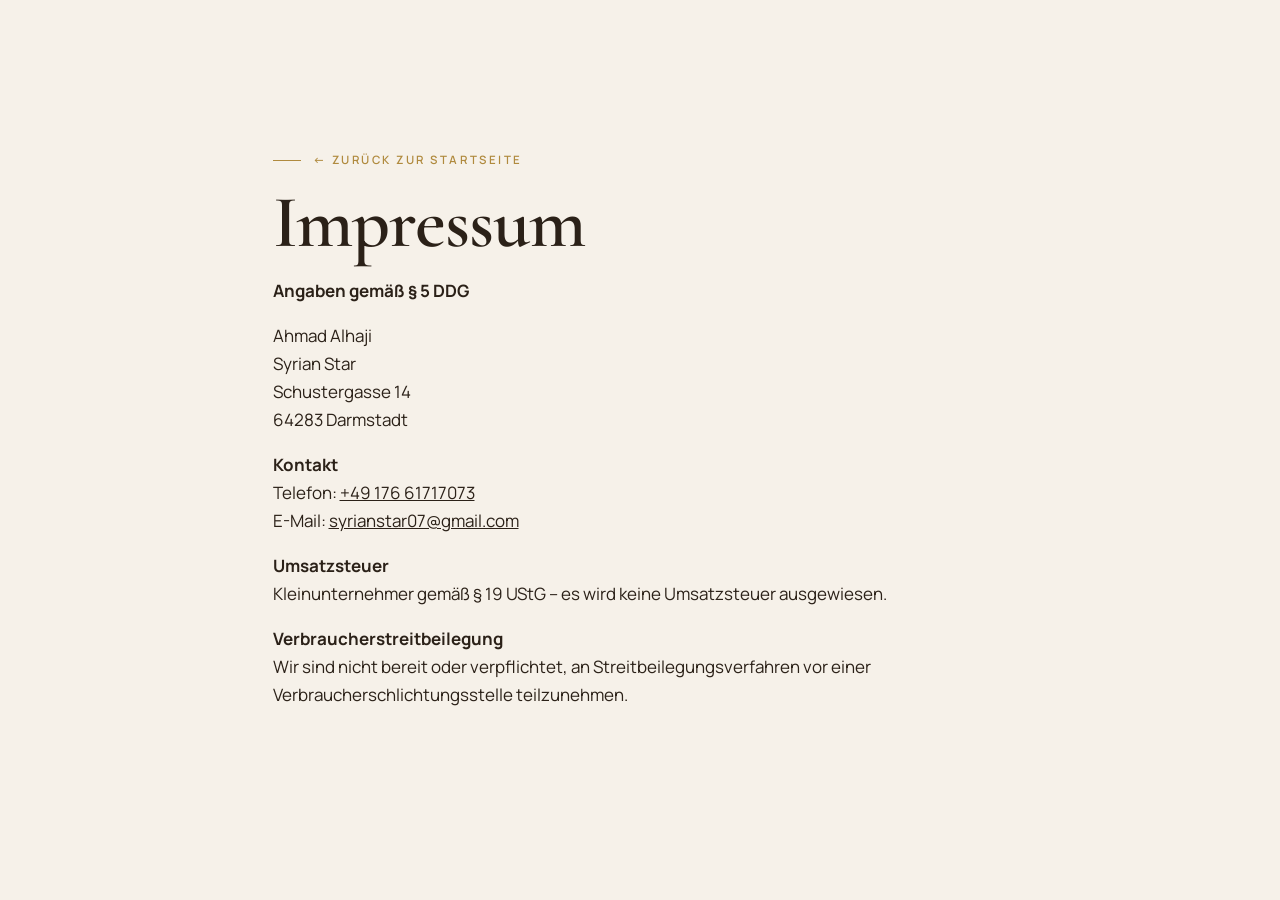
<file: impressum.html>
<!doctype html>
<html lang="de">
<head>
  <meta charset="utf-8">
  <meta name="viewport" content="width=device-width, initial-scale=1">
  <!-- Vorschau: nicht in Suchmaschinen aufnehmen. Vor dem offiziellen Start entfernen. -->
  <meta name="robots" content="noindex, nofollow">
  <title>Impressum – Syrian Star</title>
  <link rel="icon" type="image/png" href="assets/img/favicon-64.png">
  <link rel="apple-touch-icon" href="assets/img/apple-touch-icon.png">
  <link href="https://fonts.googleapis.com/css2?family=Cormorant+Garamond:ital,wght@0,500;0,600;0,700;1,500;1,600&family=Manrope:wght@400;500;600;700&family=Reem+Kufi:wght@400..700&display=swap" rel="stylesheet">
  <link rel="stylesheet" href="css/style.css?v=202610231200">
</head>
<body>
  <main class="section">
    <div class="wrap" style="max-width:720px">
      <p class="eyebrow"><a href="index.html" style="text-decoration:none">← Zurück zur Startseite</a></p>
      <h1 class="section__title">Impressum</h1>
      <p><strong>Angaben gemäß § 5 DDG</strong></p>
      <p>Ahmad Alhaji<br>Syrian Star<br>Schustergasse 14<br>64283 Darmstadt</p>
      <p><strong>Kontakt</strong><br>Telefon: <a href="tel:+4917661717073">+49 176 61717073</a><br>E-Mail: <a href="mailto:syrianstar07@gmail.com">syrianstar07@gmail.com</a></p>
      <p><strong>Umsatzsteuer</strong><br>Kleinunternehmer gemäß § 19 UStG – es wird keine Umsatzsteuer ausgewiesen.</p>
      <p><strong>Verbraucherstreitbeilegung</strong><br>Wir sind nicht bereit oder verpflichtet, an Streitbeilegungsverfahren vor einer Verbraucherschlichtungsstelle teilzunehmen.</p>
    </div>
  </main>
</body>
</html>
</file>
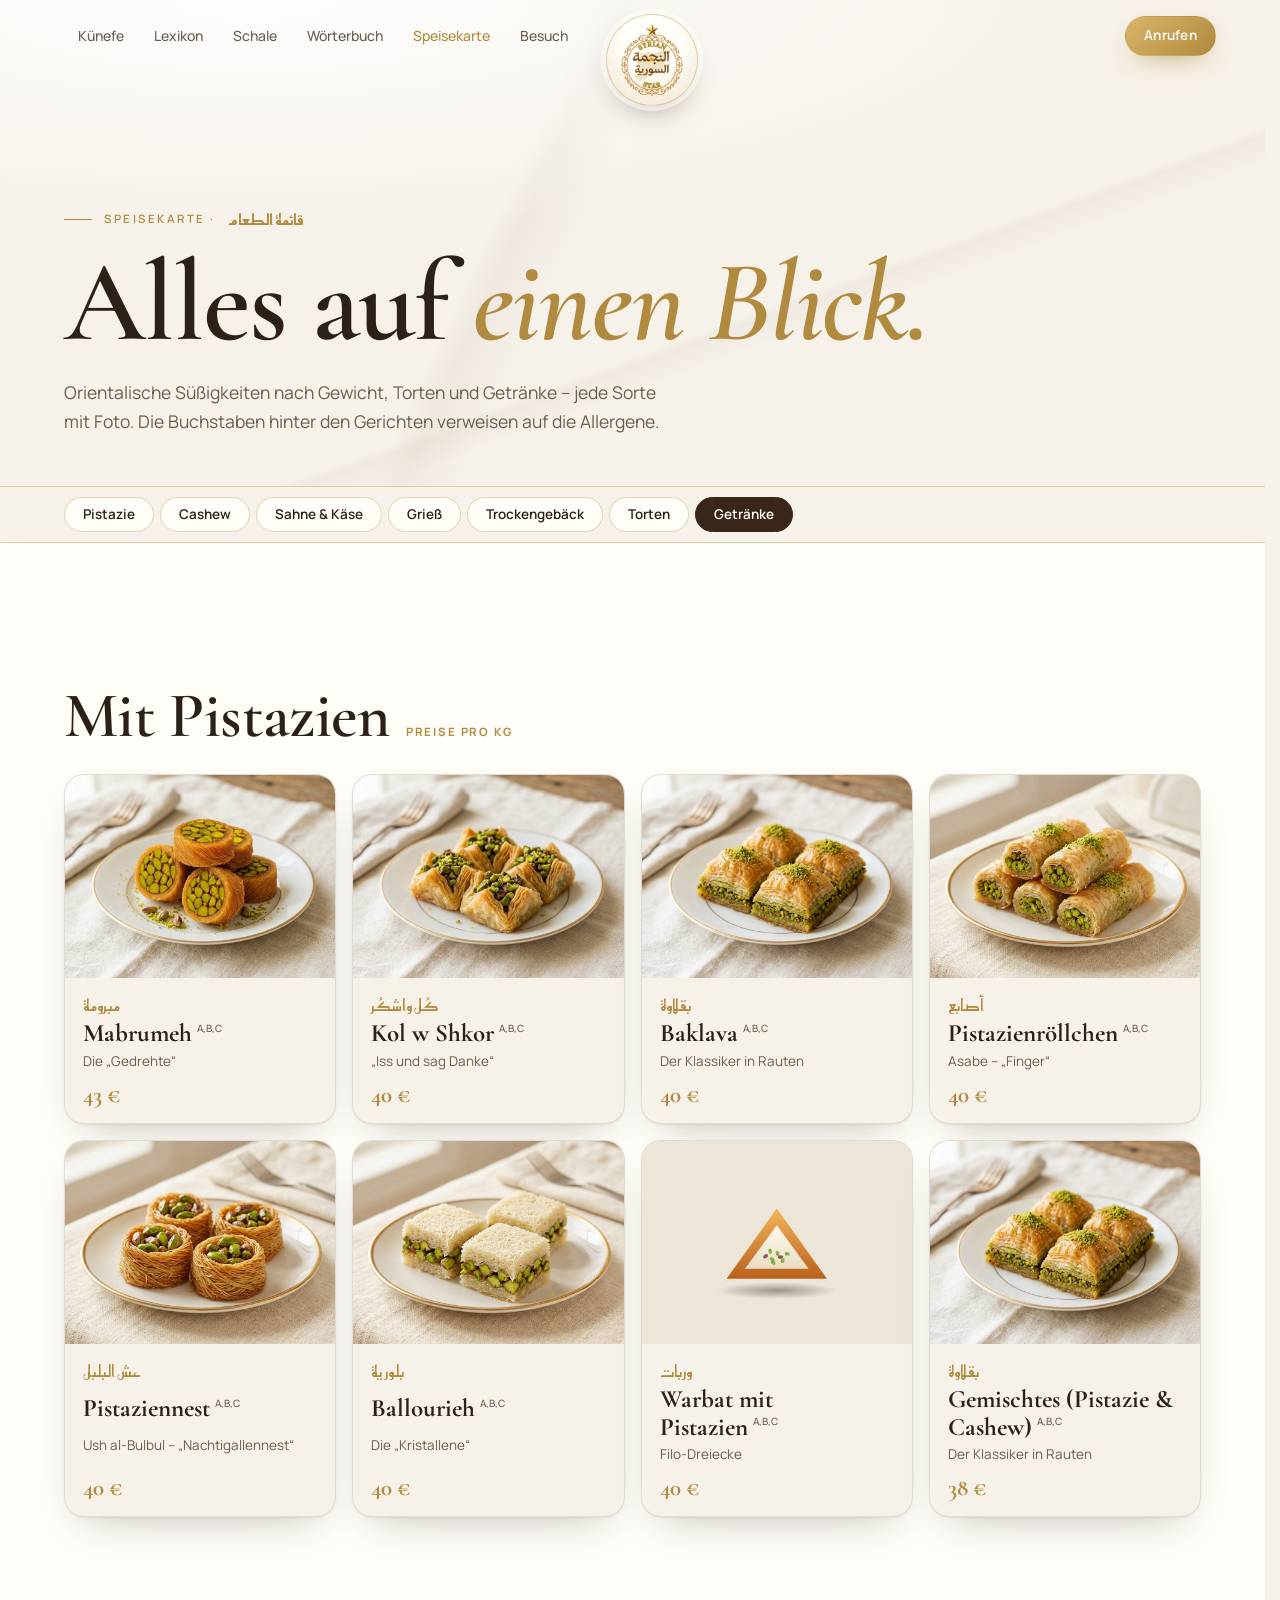
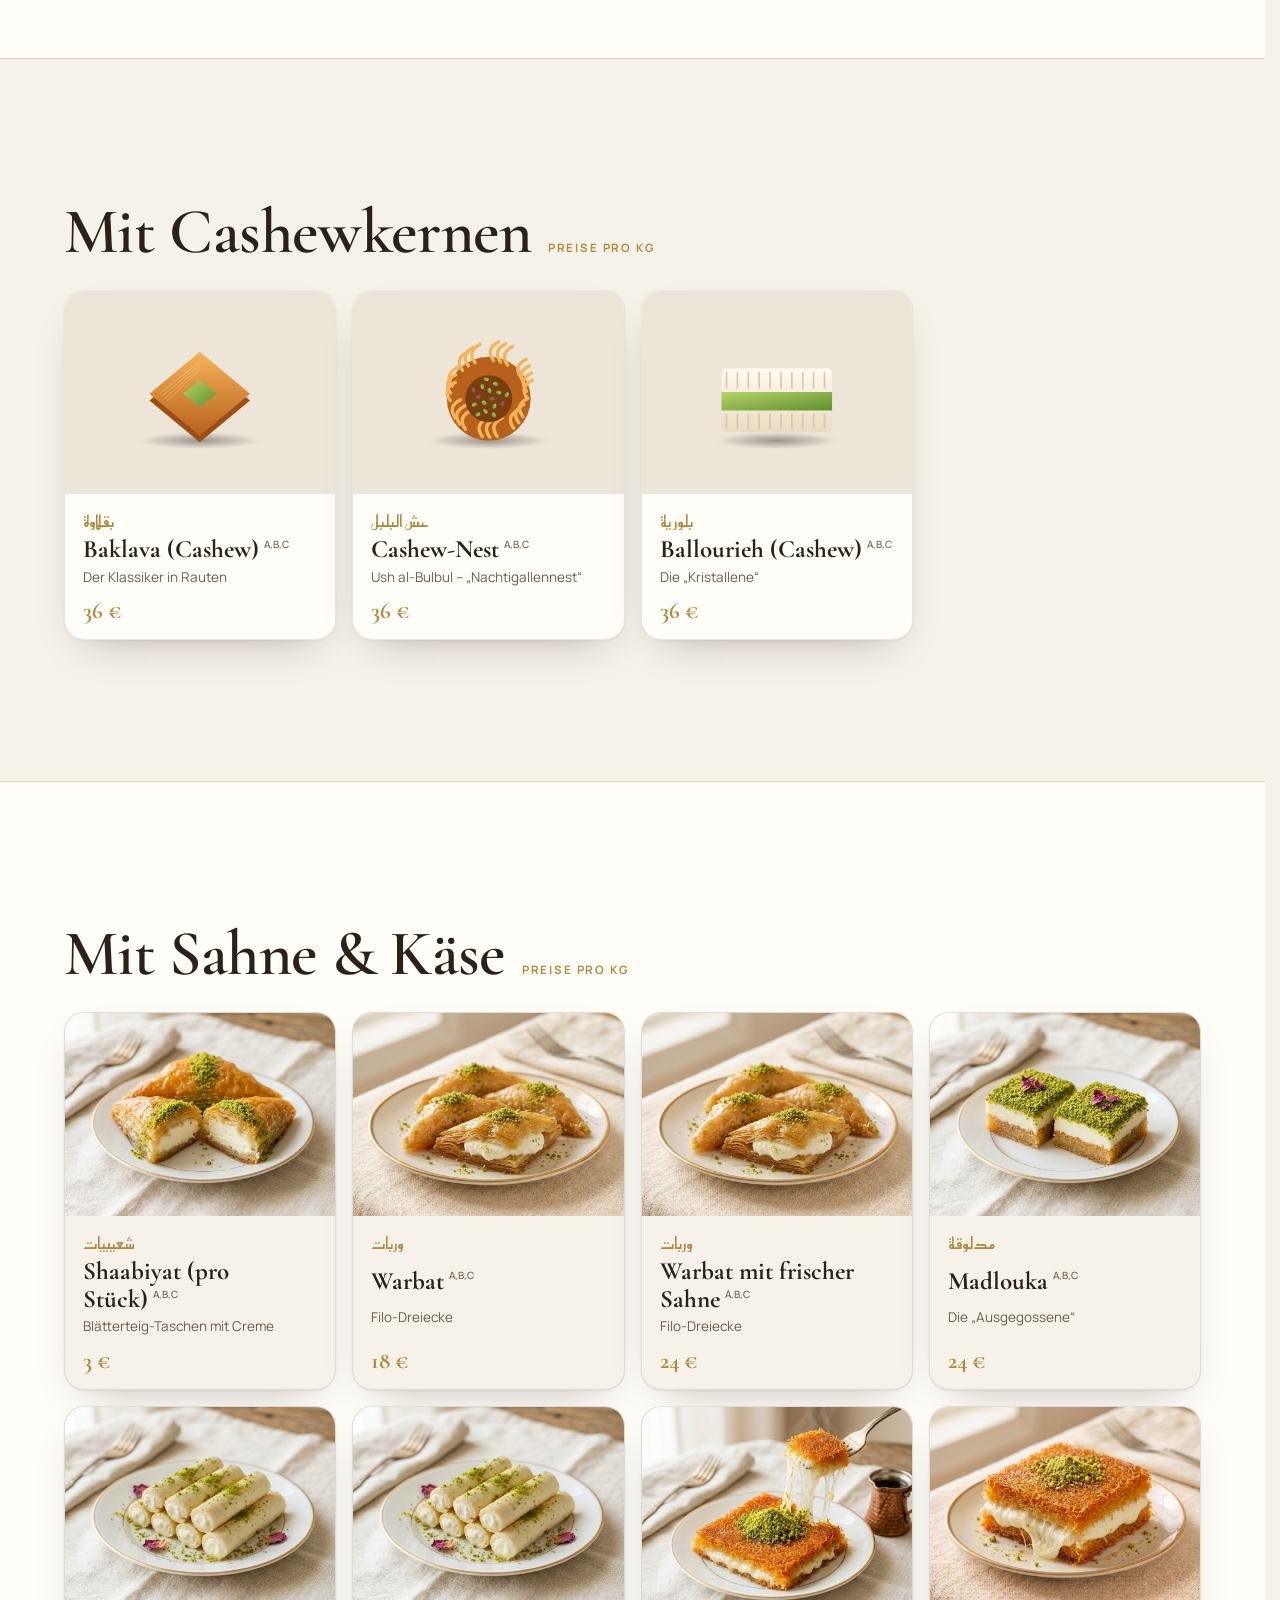
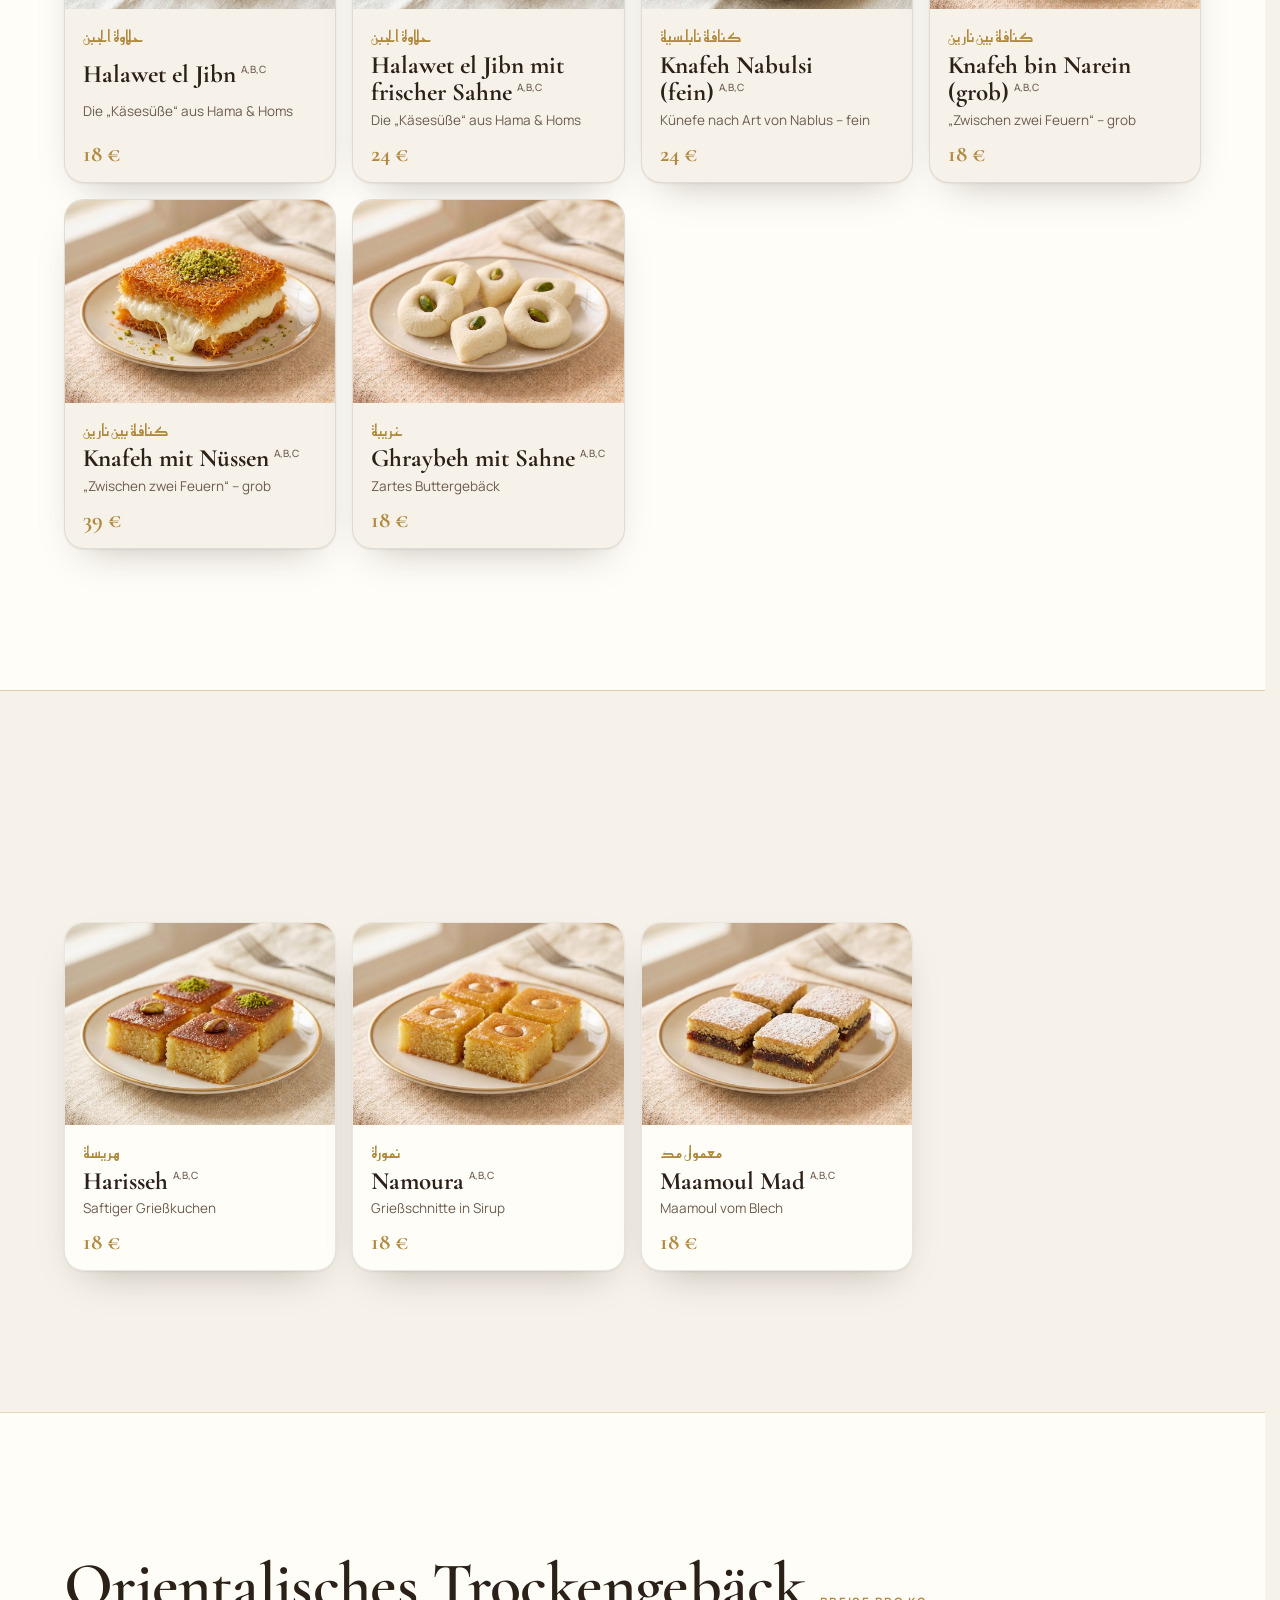
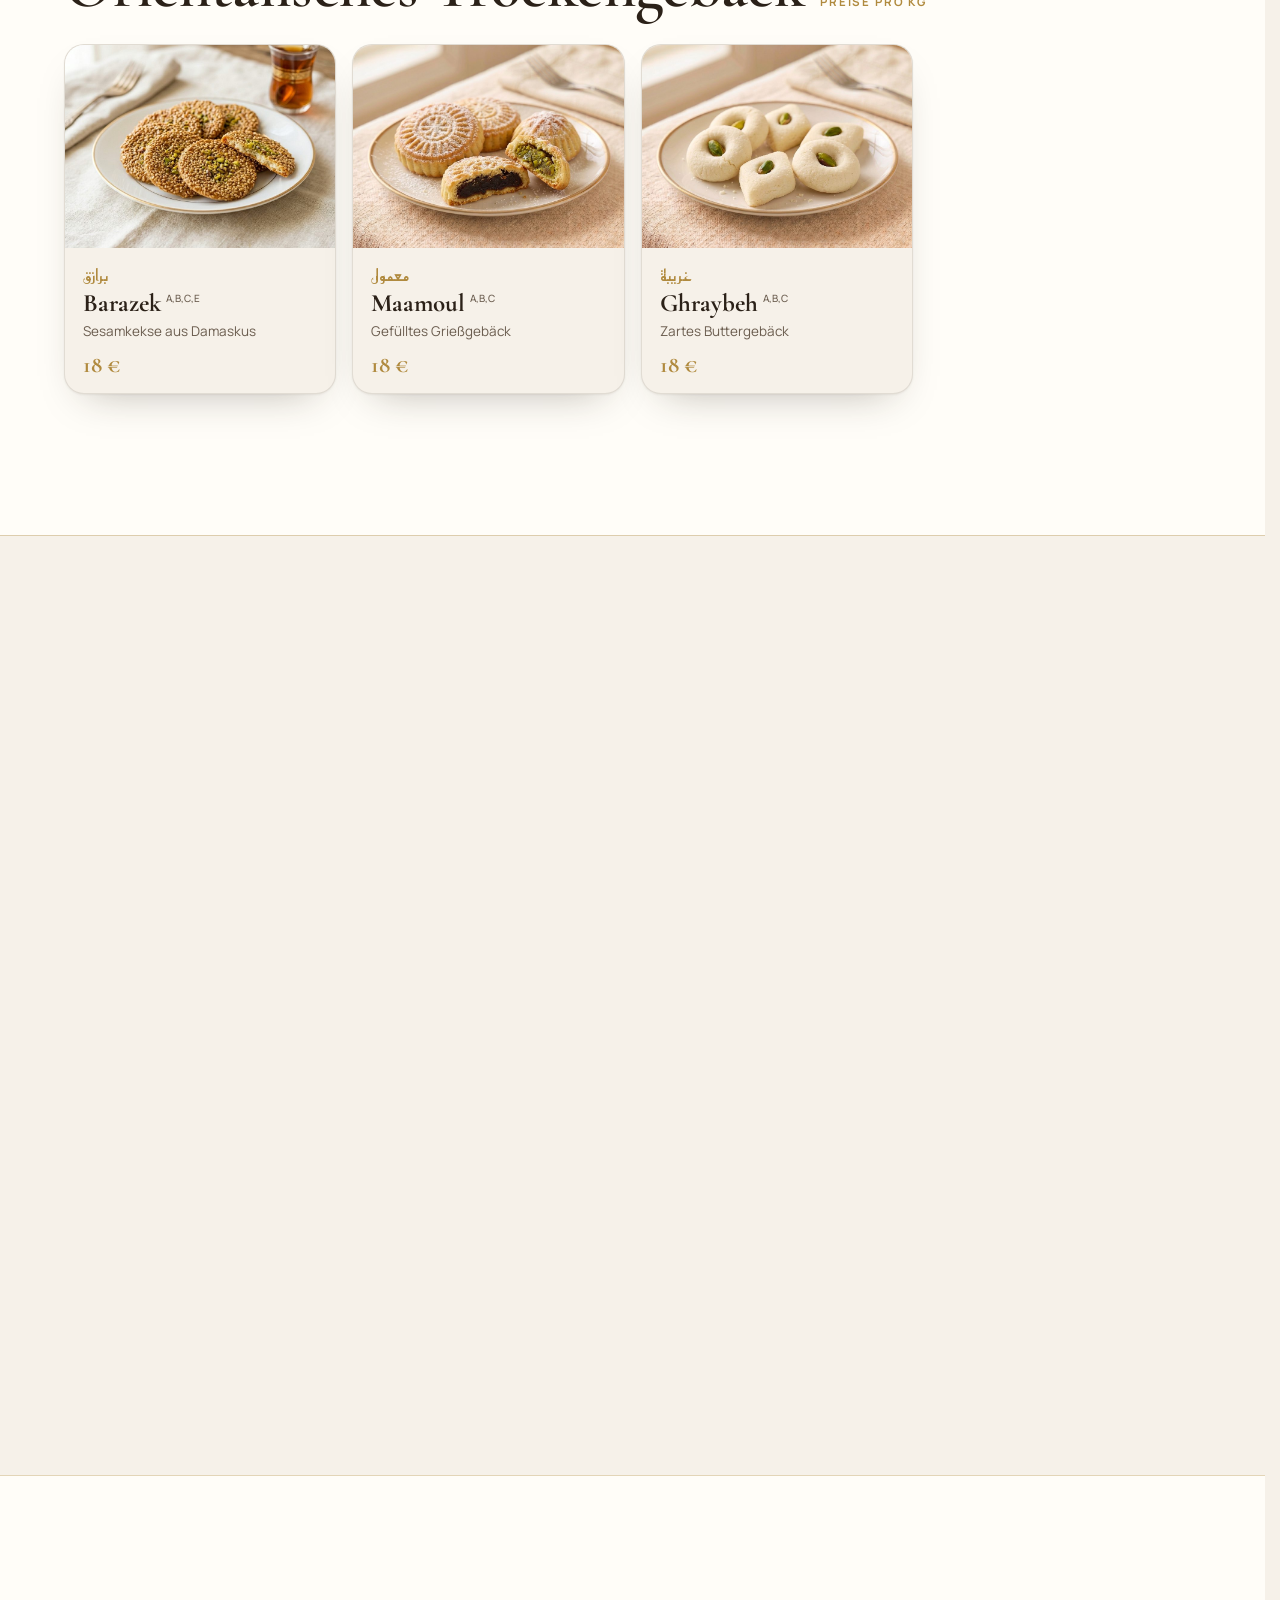
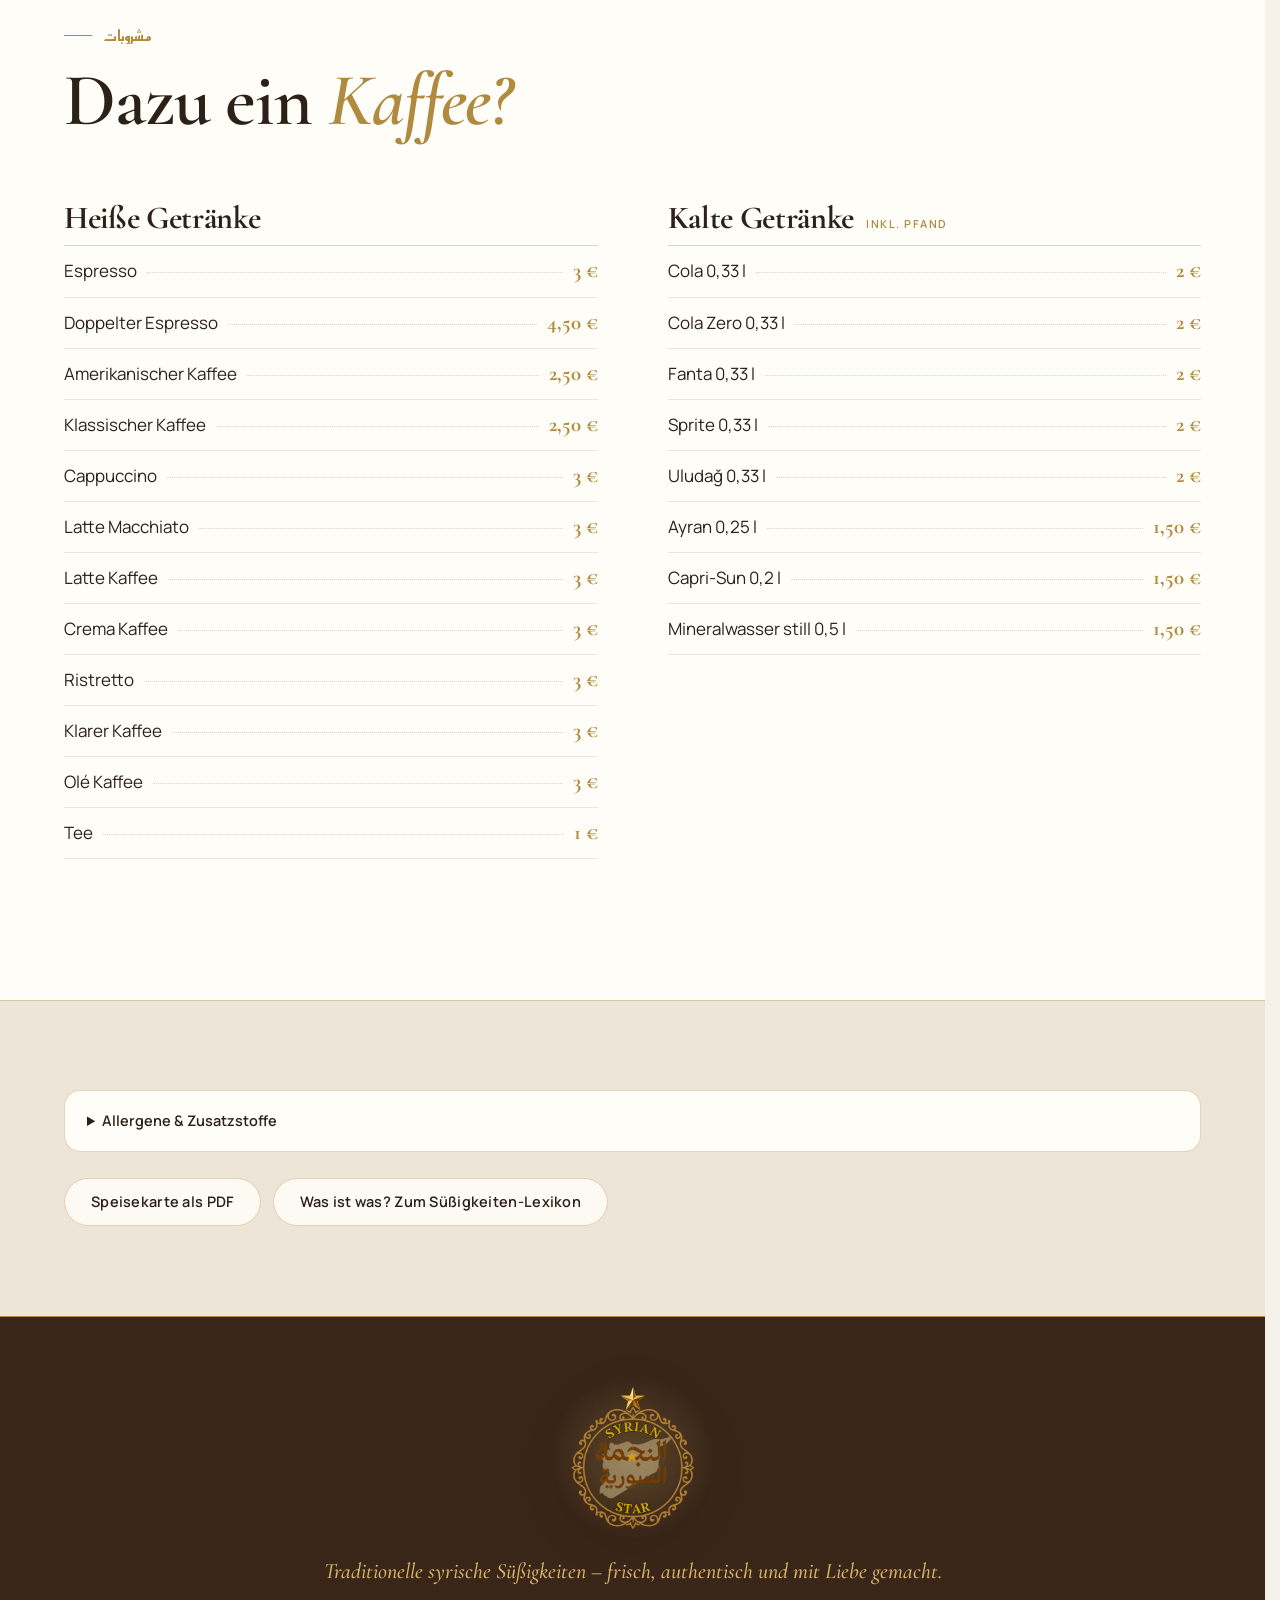
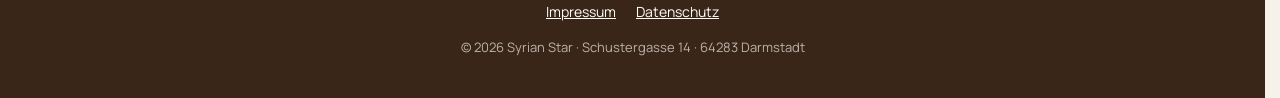
<file: karte.html>
<!doctype html>
<html lang="de">
<head>
  <meta charset="utf-8">
  <meta name="viewport" content="width=device-width, initial-scale=1">
  <!-- Vorschau: nicht in Suchmaschinen aufnehmen. Vor dem offiziellen Start entfernen. -->
  <meta name="robots" content="noindex, nofollow">
  <title>Speisekarte – Syrian Star Darmstadt</title>
  <meta name="description" content="Speisekarte von Syrian Star, Schustergasse 14, Darmstadt: orientalische Süßigkeiten nach Gewicht, Torten und Getränke – mit Fotos, Preisen und Allergenen.">
  <meta name="theme-color" content="#f6f1e9">
  <link rel="icon" type="image/png" href="assets/img/favicon-64.png">
  <link rel="apple-touch-icon" href="assets/img/apple-touch-icon.png">
  <link rel="preconnect" href="https://fonts.googleapis.com">
  <link rel="preconnect" href="https://fonts.gstatic.com" crossorigin>
  <link href="https://fonts.googleapis.com/css2?family=Cormorant+Garamond:ital,wght@0,500;0,600;0,700;1,500;1,600&family=Manrope:wght@400;500;600;700&family=Reem+Kufi:wght@400..700&display=swap" rel="stylesheet">
  <link rel="stylesheet" href="css/style.css?v=202610231200">
</head>
<body>

  <header class="nav" id="nav">
    <a class="nav__brand" href="index.html" aria-label="Syrian Star – Startseite">
      <img src="assets/img/logo-200.png" alt="Syrian Star – النجمة السورية" width="74" height="74">
    </a>
    <nav class="nav__links" id="navLinks" aria-label="Hauptnavigation">
      <a href="index.html#kuenefe">Künefe</a>
      <a href="index.html#lexikon">Lexikon</a>
      <a href="index.html#schale">Schale</a>
      <a href="index.html#glossar">Wörterbuch</a>
      <a href="karte.html" aria-current="page">Speisekarte</a>
      <a href="index.html#besuch">Besuch</a>
    </nav>
    <a class="btn btn--small btn--gold nav__cta" href="tel:+4917661717073">Anrufen</a>
    <button class="nav__burger" id="burger" aria-label="Menü öffnen" aria-expanded="false" aria-controls="navLinks"><span></span><span></span></button>
  </header>

  <main>
    <section class="page-hero">
      <div class="wrap">
        <p class="eyebrow">Speisekarte · <span lang="ar" dir="rtl">قائمة الطعام</span></p>
        <h1 class="section__title">Alles auf <em>einen Blick.</em></h1>
        <p class="section__lead">Orientalische Süßigkeiten nach Gewicht, Torten und Getränke – jede Sorte mit Foto. Die Buchstaben hinter den Gerichten verweisen auf die Allergene.</p>
      </div>
    </section>

    <nav class="cat-nav" id="catNav" aria-label="Kategorien"><div class="wrap cat-nav__inner"></div></nav>

    <div id="menuSections"></div>

    <section class="section karte karte--end">
      <div class="wrap">
        <details class="allergens">
          <summary>Allergene &amp; Zusatzstoffe</summary>
          <ul id="allergenList"></ul>
          <p>Unsere Süßspeisen enthalten Zuckersirup (mit Zitronensäure E330). Trotz sorgfältiger Herstellung können Spuren anderer Allergene enthalten sein.</p>
        </details>
        <div class="hero__actions">
          <a class="btn btn--ghost" href="https://www.syrianstar.de/_files/ugd/494474_21d9c348b60346fbb1ec44e898401db9.pdf" target="_blank" rel="noopener">Speisekarte als PDF</a>
          <a class="btn btn--ghost" href="index.html#lexikon">Was ist was? Zum Süßigkeiten-Lexikon</a>
        </div>
      </div>
    </section>
  </main>

  <footer class="footer">
    <div class="wrap footer__inner">
      <img class="footer__logo" src="assets/img/logo-400.png" alt="Syrian Star Logo" width="150" height="150" loading="lazy">
      <p>Traditionelle syrische Süßigkeiten – frisch, authentisch und mit Liebe gemacht.</p>
      <nav aria-label="Rechtliches">
        <a href="impressum.html">Impressum</a>
        <a href="https://www.syrianstar.de/datenschutzklärung" target="_blank" rel="noopener">Datenschutz</a>
      </nav>
      <small>© <span id="year"></span> Syrian Star · Schustergasse 14 · 64283 Darmstadt</small>
    </div>
  </footer>

  <script type="module" src="js/karte.js?v=202610231200"></script>
</body>
</html>
</file>
<file: css/style.css>
/* ─────────────────────────────────────────────────────────────
   Syrian Star – Die Vitrine
   Heller Marmor, Messing, Glas und Walnussholz.
   Elegante Serifenschrift (Cormorant) + klare Grotesk (Manrope).
   ───────────────────────────────────────────────────────────── */
:root {
  --paper: #f6f1e9;
  --paper-2: #ede5d8;
  --cream: #fffdf8;
  --ink: #2b2118;
  --ink-soft: #6b5d4f;
  --line: rgba(176, 138, 62, .35);
  --line-soft: rgba(43, 33, 24, .1);
  --brass: #b08a3e;
  --brass-2: #d9b56a;
  --walnut: #3a2618;
  --green: #4d6b3c;
  --pist: #a5c25a;
  --rose: #c9776f;
  --radius: 16px;
  --gutter: clamp(16px, 5vw, 72px);
  --shadow: 0 1px 2px rgba(43, 33, 24, .06), 0 18px 40px -22px rgba(43, 33, 24, .35);
  --f-display: 'Cormorant Garamond', Georgia, serif;
  --f-body: 'Manrope', system-ui, sans-serif;
  --f-ar: 'Reem Kufi', 'Noto Kufi Arabic', sans-serif;
  --ease: cubic-bezier(.2, .7, .1, 1);
  --marble:
    radial-gradient(120% 80% at 20% 0%, rgba(255, 255, 255, .9), transparent 60%),
    linear-gradient(115deg, transparent 40%, rgba(150, 135, 118, .08) 42%, transparent 46%),
    linear-gradient(160deg, transparent 62%, rgba(150, 135, 118, .07) 63%, transparent 66%),
    var(--paper);
  color-scheme: light;
}

*, *::before, *::after { box-sizing: border-box; }
[hidden] { display: none !important; }
html { scroll-behavior: smooth; -webkit-text-size-adjust: 100%; scrollbar-gutter: stable; }
body { margin: 0; background: var(--paper); color: var(--ink); font: 400 17px/1.65 var(--f-body); -webkit-font-smoothing: antialiased; overflow-x: hidden; }
img { max-width: 100%; display: block; }
a { color: inherit; }
[lang="ar"] { font-family: var(--f-ar); }
:focus-visible { outline: 2px solid var(--brass); outline-offset: 3px; border-radius: 6px; }
h1, h2, h3 { font-family: var(--f-display); font-weight: 600; letter-spacing: -.01em; }
em { font-style: italic; color: var(--brass); }

.wrap { width: min(1200px, 100% - var(--gutter) * 2); margin-inline: auto; }

.eyebrow {
  display: inline-flex; align-items: center; gap: 12px; margin: 0 0 18px;
  font: 600 11.5px/1.3 var(--f-body); letter-spacing: .22em; text-transform: uppercase; color: var(--brass);
}
.eyebrow::before { content: ''; width: 28px; height: 1px; background: currentColor; flex: none; }
.eyebrow [lang="ar"] { letter-spacing: 0; font-size: 15px; text-transform: none; }

/* ── Buttons ── */
.btn {
  display: inline-flex; align-items: center; justify-content: center; gap: 8px;
  min-height: 48px; padding: 0 26px; border-radius: 999px; cursor: pointer;
  font: 600 14.5px/1 var(--f-body); letter-spacing: .02em; text-decoration: none;
  border: 1px solid transparent;
  transition: transform .3s var(--ease), box-shadow .3s, background .3s, color .3s, border-color .3s;
}
.btn:hover { transform: translateY(-2px); }
.btn--gold { background: linear-gradient(135deg, var(--brass-2), var(--brass)); color: #fff; box-shadow: 0 10px 26px -12px rgba(176, 138, 62, .9); }
.btn--ghost { border-color: var(--line); color: var(--ink); background: rgba(255, 253, 248, .88); }
.btn--ghost:hover { border-color: var(--brass); background: var(--cream); }
.btn--ink { background: var(--walnut); color: var(--cream); }
.btn--small { min-height: 40px; padding: 0 18px; font-size: 13.5px; }
.hero__actions { display: flex; flex-wrap: wrap; gap: 12px; }

/* ── Navigation ── */
.nav {
  position: fixed; inset: 0 0 auto; z-index: 50;
  display: grid; grid-template-columns: 1fr auto 1fr; align-items: center; gap: 24px;
  padding: 14px var(--gutter);
  border-bottom: 1px solid transparent;
  transition: padding .35s, border-color .35s;
}
/* Hintergrund auf eigener Ebene: backdrop-filter direkt auf .nav würde das Mobilmenü abschneiden */
.nav::before { content: ''; position: absolute; inset: 0; z-index: -2; background: rgba(246, 241, 233, .97); opacity: 0; transition: opacity .35s; }
.nav.scrolled { padding-block: 9px; border-color: var(--line); }
.nav.scrolled::before { opacity: 1; }
/* Logo als Medaillon in der Mitte, das unter der Leiste hängt; ein Lichtstreif läuft ab und zu über das Gold */
.nav__brand {
  grid-column: 2; grid-row: 1; align-self: start; position: relative;
  width: 92px; height: 92px; margin-bottom: -48px; border-radius: 50%;
  display: grid; place-items: center; text-decoration: none;
  background: radial-gradient(circle at 50% 30%, #fffdf8 40%, #efe3cc);
  border: 1px solid var(--line);
  box-shadow: 0 0 0 5px rgba(255, 253, 248, .55), 0 14px 30px -14px rgba(58, 38, 24, .55);
  transition: width .35s var(--ease), height .35s var(--ease), margin .35s var(--ease), transform .3s var(--ease);
}
.nav__brand:hover { transform: translateY(2px) scale(1.03); }
.nav__brand img { width: 80%; height: 80%; transition: width .35s, height .35s; }
.nav__brand::after {
  content: ''; position: absolute; inset: 10%; pointer-events: none;
  -webkit-mask: url('../assets/img/logo-200.png') center / contain no-repeat; mask: url('../assets/img/logo-200.png') center / contain no-repeat;
  background: linear-gradient(105deg, transparent 40%, rgba(255, 250, 230, .95) 50%, transparent 60%) 150% 0 / 260% 100% no-repeat;
  animation: shine 7s ease-in-out 1s infinite;
}
@keyframes shine { 0%, 70% { background-position: 150% 0; } 100% { background-position: -60% 0; } }
.nav.scrolled .nav__brand { width: 62px; height: 62px; margin-bottom: -18px; }
.nav__cta { grid-column: 3; justify-self: end; }
.nav__links { grid-column: 1; grid-row: 1; justify-self: start; }
.nav__links { display: flex; gap: 2px; }
.nav__links a { text-decoration: none; padding: 8px 14px; border-radius: 999px; font-size: 14px; font-weight: 500; color: var(--ink-soft); transition: color .2s, background .2s; }
.nav__links a:hover { color: var(--ink); background: rgba(176, 138, 62, .1); }
.nav__links a[aria-current="page"] { color: var(--brass); }
.nav__burger { display: none; }

@media (max-width: 900px) {
  .nav__cta { grid-column: 1; justify-self: start; }
  .nav__burger { grid-column: 3; justify-self: end; }
  .nav__brand { width: 74px; height: 74px; margin-bottom: -34px; }
  .nav.scrolled .nav__brand { width: 56px; height: 56px; margin-bottom: -14px; }
  .nav__burger { display: grid; place-content: center; gap: 6px; width: 44px; height: 44px; border-radius: 50%; background: var(--cream); border: 1px solid var(--line); cursor: pointer; }
  .nav__burger span { width: 18px; height: 1.5px; background: var(--ink); transition: transform .3s; }
  .nav.open .nav__burger span:first-child { transform: translateY(4px) rotate(45deg); }
  .nav.open .nav__burger span:last-child { transform: translateY(-4px) rotate(-45deg); }
  .nav__links { position: fixed; inset: 0; z-index: -1; flex-direction: column; justify-content: center; align-items: center; gap: 4px; background: var(--marble); opacity: 0; pointer-events: none; transition: opacity .3s; }
  .nav.open .nav__links { opacity: 1; pointer-events: auto; }
  .nav__links a { font: 600 36px/1.2 var(--f-display); color: var(--ink); }
}


/* ═════════ Hero: Die Vitrine ═════════ */
.vitrine { position: relative; height: 230vh; height: 230svh; }   /* Hineinfahren + Haltezone */
/* Natives Einrasten: Seite ruht am Anfang oder an der Theke; starkes Wischen kann die Theke nicht überspringen.
   Alles nach der Theke ist ein großer Bereich, in dem frei gescrollt wird. */
html.snap { scroll-snap-type: y mandatory; }
.snap-point { position: absolute; left: 0; width: 1px; height: 1px; pointer-events: none; scroll-snap-align: start; }
.snap-point--top { top: 0; }
.snap-point--hold { top: 65vh; scroll-snap-stop: always; }
html.snap .after-vitrine { scroll-snap-align: start; }
html.snap .footer { scroll-snap-align: end; }
.vitrine__sticky { position: sticky; top: 0; height: 100vh; height: 100svh; overflow: hidden; }
.vitrine__wall {
  position: absolute; inset: 0;
  background:
    radial-gradient(60% 55% at 50% 30%, rgba(255, 244, 222, .95), transparent 70%),
    repeating-linear-gradient(90deg, transparent 0 118px, rgba(176, 138, 62, .07) 118px 120px),
    linear-gradient(#efe6d6, #e6dac6 60%, #d9c9b0);
}
.vitrine__wall::after { /* Bögen an der Rückwand */
  content: ''; position: absolute; left: 0; right: 0; top: 7%; height: 42%; opacity: .35;
  background: radial-gradient(closest-side, transparent 92%, rgba(176, 138, 62, .5) 93% 95%, transparent 96%) 0 0 / 240px 340px repeat-x;
  mask-image: linear-gradient(#000 40%, transparent);
}
#vitrineCanvas { position: absolute; inset: 0; width: 100%; height: 100%; display: block; touch-action: pan-y; }

.vitrine__intro {
  position: absolute; left: var(--gutter); top: clamp(92px, 15vh, 150px); max-width: 560px; z-index: 3;
  transition: opacity .6s var(--ease), transform .7s var(--ease);
}
.vitrine__intro.is-hidden { opacity: 0; transform: translateY(-24px); pointer-events: none; }
.vitrine__intro h1 { font: 600 clamp(58px, 8vw, 118px)/.92 var(--f-display); letter-spacing: -.02em; margin: 0 0 18px; }
.vitrine__lead { color: var(--ink-soft); font-size: clamp(16px, 1.3vw, 18.5px); max-width: 440px; margin: 0 0 26px; }
.vitrine__hint { margin: 26px 0 0; font-size: 13px; color: var(--ink-soft); letter-spacing: .03em; }
.vitrine__hint span { display: inline-block; animation: bob 1.6s infinite; color: var(--brass); }
@keyframes bob { 50% { transform: translateY(4px); } }

.vitrine__caption {
  position: absolute; left: 50%; bottom: max(22px, 3.5vh); z-index: 3;
  display: flex; align-items: center; gap: 14px;
  padding: 12px 14px; border-radius: 999px;
  background: rgba(255, 253, 248, .95); border: 1px solid var(--line); box-shadow: var(--shadow);
  translate: -50% 0; opacity: 0; transform: translateY(20px); pointer-events: none;
  transition: opacity .5s var(--ease), transform .6s var(--ease);
}
.vitrine__caption.is-shown { opacity: 1; transform: none; pointer-events: auto; }
.is-tasting .vitrine__caption { opacity: 0; pointer-events: none; }
.vitrine__label { display: grid; grid-template-columns: auto auto; justify-content: start; align-items: baseline; gap: 0 12px; min-width: 210px; }
.vitrine__count { grid-column: 1 / -1; font: 600 10.5px/1.4 var(--f-body); letter-spacing: .2em; color: var(--brass); }
.vitrine__label strong { font: 700 28px/1.05 var(--f-display); grid-row: 2; }
.vitrine__label .vitrine__ar { grid-row: 2; font-size: 18px; color: var(--brass); }
.vitrine__label small { grid-column: 1 / -1; color: var(--ink-soft); font-size: 13px; }
.vitrine__swipe { position: absolute; left: 50%; top: -34px; translate: -50% 0; white-space: nowrap; font-size: 12.5px; font-weight: 600; letter-spacing: .04em; color: var(--ink-soft); background: rgba(255, 253, 248, .8); padding: 4px 12px; border-radius: 999px; animation: nudge 2.4s ease-in-out infinite; }

/* Wisch-Hinweis mitten auf der Theke, nur bis zum ersten Wischen */
.swipe-hint { position: absolute; left: 50%; top: 60%; z-index: 3; translate: -50% -50%; display: grid; justify-items: center; gap: 6px; padding: 14px 18px 12px; border-radius: 20px; background: rgba(43, 33, 24, .55); color: var(--cream); font-size: 13px; font-weight: 600; letter-spacing: .03em; pointer-events: none; opacity: 0; transition: opacity .5s var(--ease); }
.swipe-hint svg { width: 64px; height: 64px; fill: none; stroke: var(--cream); stroke-width: 2.4; stroke-linecap: round; stroke-linejoin: round; }
.swipe-hint__hand { fill: rgba(255, 253, 248, .95); stroke: none; animation: swipe 1.8s ease-in-out infinite; transform-origin: 32px 40px; }
.swipe-hint__arrows { stroke: var(--brass-2); }
@keyframes swipe { 0%, 100% { transform: translateX(-10px) rotate(-8deg); } 50% { transform: translateX(10px) rotate(8deg); } }
.at-counter:not(.swiped):not(.is-tasting) .swipe-hint { opacity: 1; transition-delay: .6s; }
/* Punkte: wie viele Gerichte es gibt und wo man ist */
.vitrine__dots { grid-column: 1 / -1; display: flex; gap: 5px; margin-top: 6px; }
.vitrine__dots i { width: 6px; height: 6px; border-radius: 3px; background: var(--line); transition: width .3s var(--ease), background .3s; }
.vitrine__dots i.on { width: 18px; background: var(--brass); }
/* kleiner Pfeil rechts über der Leiste: „hier geht es weiter nach unten“ */
.vitrine__down { position: absolute; right: 0; top: -54px; width: 42px; height: 42px; border-radius: 50%; display: grid; place-items: center; cursor: pointer; padding: 0; border: 1px solid var(--line); background: rgba(255, 253, 248, .94); box-shadow: var(--shadow); opacity: 0; transition: opacity .4s var(--ease) 1.2s; }
.vitrine__down svg { width: 20px; height: 20px; fill: none; stroke: var(--brass); stroke-width: 2.2; stroke-linecap: round; stroke-linejoin: round; animation: bob 1.6s infinite; }
.vitrine__down.is-shown { opacity: 1; }
@keyframes nudge { 0%, 100% { transform: translateX(0); } 25% { transform: translateX(-6px); } 75% { transform: translateX(6px); } }
.vbtn { width: 44px; height: 44px; border-radius: 50%; border: 1px solid var(--line); background: var(--cream); color: var(--ink); font: 400 26px/1 var(--f-display); cursor: pointer; flex: none; transition: background .2s, border-color .2s; }
.vbtn:hover:not(:disabled) { border-color: var(--brass); background: #fff; }
.vbtn:disabled { opacity: .35; cursor: default; }
.vitrine__taste { border: 0; border-radius: 999px; min-height: 44px; padding: 0 20px; cursor: pointer; background: linear-gradient(135deg, var(--brass-2), var(--brass)); color: #fff; font: 600 14px/1 var(--f-body); }

.vitrine__detail {
  position: absolute; right: var(--gutter); top: 50%; translate: 0 -50%; z-index: 4;
  width: min(400px, calc(100% - 32px)); overflow: hidden;
  padding: 18px 18px 18px; border-radius: 22px;
  background: rgb(255, 253, 248); border: 1px solid var(--line); box-shadow: var(--shadow);
  animation: rise .5s var(--ease);
}
@keyframes rise { from { opacity: 0; transform: translateY(16px); } }
.vd__head { display: grid; grid-template-columns: 96px 1fr; gap: 14px; align-items: center; padding-right: 34px; }
.vd__img { width: 96px; height: 96px; border-radius: 16px; object-fit: cover; }
.vitrine__detail h2 { font: 700 30px/1 var(--f-display); margin: 2px 0 4px; }
.vitrine__detail .vitrine__ar { font-size: 18px; color: var(--brass); }
.vitrine__de { margin: 0; color: var(--brass); font: italic 600 17px/1.25 var(--f-display); }
.vd__text { margin: 14px 0 8px; font-size: 14.5px; line-height: 1.5; color: var(--ink-soft); display: -webkit-box; -webkit-line-clamp: 3; -webkit-box-orient: vertical; overflow: hidden; }
.vd__price { margin: 0 0 14px; font-size: 14px; font-weight: 700; color: var(--ink); }
.vd__actions { display: grid; grid-template-columns: 1fr 1fr; gap: 8px; }
.vd__actions .btn { width: 100%; padding: 0 12px; }
.vitrine__close { position: absolute; top: 12px; right: 12px; width: 36px; height: 36px; border-radius: 50%; border: 1px solid var(--line); background: var(--cream); font-size: 20px; line-height: 1; cursor: pointer; }

.vitrine__fallback { position: absolute; inset: auto 0 6vh; z-index: 3; display: flex; gap: 12px; overflow-x: auto; padding: 0 var(--gutter); }
.vitrine__fallback a { flex: 0 0 200px; display: grid; gap: 2px; padding: 10px; border-radius: var(--radius); background: var(--cream); border: 1px solid var(--line); text-decoration: none; }
.vitrine__fallback img { aspect-ratio: 4 / 3; object-fit: cover; border-radius: 10px; margin-bottom: 6px; }
.vitrine__fallback b { font: 700 22px/1.1 var(--f-display); }

@media (max-width: 759px) {
  .vitrine__intro { top: 108px; left: 16px; right: 16px; }
  .vitrine__intro .hero__actions { flex-wrap: nowrap; gap: 8px; }
  .vitrine__intro .hero__actions .btn { flex: 1; min-height: 44px; padding: 0 12px; font-size: 14px; }
  .vitrine__hint { margin-top: 14px; }
  .vitrine__intro h1 { font-size: clamp(50px, 15vw, 72px); }
  .vitrine__lead { font-size: 15px; margin-bottom: 18px; }
  .vitrine__intro .eyebrow { display: none; }
  .vitrine__caption { left: 12px; right: 12px; translate: none; border-radius: 22px; flex-wrap: wrap; justify-content: space-between; gap: 8px; }
  .vitrine__label { min-width: 0; order: -1; flex-basis: 100%; }
  .vitrine__taste { flex: 1; }
  .vitrine__detail { right: 12px; left: 12px; width: auto; top: auto; bottom: 12px; translate: none; padding: 14px; }
  .vd__head { grid-template-columns: 80px 1fr; }
  .vd__img { width: 80px; height: 80px; }
  .vitrine__detail h2 { font-size: 27px; }
  .vd__text { -webkit-line-clamp: 2; margin-top: 10px; }
}

/* ── Ladebildschirm: damaszener Stern + Türflügel ── */
html.is-loading, html.is-loading body { overflow: hidden; }
.loader { --p: 0; position: fixed; inset: 0; z-index: 200; display: grid; place-items: center; overflow: hidden; }
/* zwei Türflügel mit orientalischem Fliesenmuster (wie eine geschnitzte Ladentür) */
.loader__door { position: absolute; top: 0; bottom: 0; width: 50%; overflow: hidden; transition: transform .85s cubic-bezier(.7, 0, .2, 1); will-change: transform; }
/* jedes Türblatt zeigt seine Hälfte EINES bildschirmbreiten Musters → keine Naht in der Mitte */
.loader__door i { position: absolute; top: 0; bottom: 0; width: 100vw; background: url("data:image/svg+xml,%3Csvg xmlns='http://www.w3.org/2000/svg' width='56' height='56' viewBox='0 0 56 56'%3E%3Cg fill='none' stroke='%23b08a3e' stroke-opacity='.16' stroke-width='1'%3E%3Cpath d='M16 16h24v24H16z'/%3E%3Cpath d='M28 11l17 17-17 17-17-17z'/%3E%3Ccircle cx='28' cy='28' r='6'/%3E%3Cpath d='M0 0l11 11M56 0L45 11M0 56l11-11M56 56L45 45'/%3E%3C/g%3E%3C/svg%3E") 0 0 / 56px, radial-gradient(120% 80% at 50% 40%, #fffdf8, var(--paper) 55%, var(--paper-2)); }
.loader__door--l { left: 0; }
.loader__door--l i { left: 0; }
.loader__door--r { right: 0; }
.loader__door--r i { right: 0; }
.loader__inner { position: relative; display: grid; justify-items: center; text-align: center; transition: opacity .5s var(--ease), transform .8s var(--ease); }
/* Alles hier bewegt sich nur über transform/opacity: das rechnet die Grafikkarte, auch wenn der Prozessor
   gerade die Theke aufbaut – deshalb bleibt die Animation flüssig. */
.loader__mark { position: relative; width: 190px; height: 190px; display: grid; place-items: center; }
.loader__star { position: relative; width: 150px; height: 150px; overflow: visible; }
.loader__lines { opacity: .55; }
.loader__ring { position: absolute; inset: 0; border-radius: 50%; border: 1.5px solid rgba(176, 138, 62, .16); border-top-color: var(--brass); will-change: transform; animation: ring 1.1s linear infinite; }
.loader__glow { position: absolute; inset: -30px; border-radius: 50%; background: radial-gradient(circle, rgba(232, 200, 120, .55), transparent 62%); opacity: 0; transition: opacity .5s var(--ease); }
@keyframes ring { to { transform: rotate(360deg); } }
.loader__bar { display: block; width: 150px; height: 2px; margin-top: 22px; border-radius: 2px; background: rgba(176, 138, 62, .18); overflow: hidden; }
.loader__bar i { display: block; height: 100%; background: linear-gradient(90deg, var(--brass-2), var(--brass)); transform-origin: left; transform: scaleX(var(--p)); transition: transform .5s var(--ease); will-change: transform; }
.loader__core .f-l { fill: url(#lgL); }
.loader__core .f-d { fill: url(#lgD); }
.loader__core { position: absolute; left: 20px; top: 20px; width: 150px; height: 150px; transform: scale(.6); opacity: calc(var(--p) * .25); will-change: transform, opacity; transition: transform .6s cubic-bezier(.3, 1.6, .5, 1), opacity .4s; }
.loader__ar { margin: 22px 0 4px; font: 600 30px/1.2 var(--f-ar); color: var(--brass); opacity: 0; animation: rise-in .9s var(--ease) .2s forwards; }
.loader__name { margin: 0; font: 600 15px/1 var(--f-body); letter-spacing: .42em; margin-right: -.42em; text-transform: uppercase; color: var(--ink); opacity: 0; animation: rise-in .9s var(--ease) .45s forwards; }
.loader__tag { margin: 14px 0 0; font: italic 500 17px/1 var(--f-display); color: var(--ink-soft); opacity: 0; animation: rise-in .9s var(--ease) .7s forwards; }
@keyframes rise-in { from { opacity: 0; transform: translateY(8px); } to { opacity: 1; transform: none; } }
/* fertig: der Stern aus dem Logo landet in der Mitte und leuchtet kurz … */
.loader.is-ready .loader__core { transform: scale(1); opacity: 1; }
.loader.is-ready .loader__glow { opacity: 1; }
.loader.is-ready .loader__ring { opacity: 0; transition: opacity .3s; }
/* … dann öffnen sich die Türen */
.loader.is-done .loader__inner { opacity: 0; transform: scale(1.06); }
.loader.is-done .loader__door--l { transform: translateX(-101%); }
.loader.is-done .loader__door--r { transform: translateX(101%); }
@media (prefers-reduced-motion: reduce) {
  .loader__ring { animation-duration: 3s; }
  .loader.is-done { opacity: 0; transition: opacity .4s; }
  .loader.is-done .loader__door { transform: none; }
}

/* ── Stück-Fenster ── */
.piece-modal { position: fixed; inset: 0; z-index: 80; display: grid; place-items: center; padding: 16px; background: rgba(43, 33, 24, .45); backdrop-filter: blur(6px); animation: fadein .3s var(--ease); }
@keyframes fadein { from { opacity: 0; } }
.piece-modal__box { position: relative; width: min(980px, 100%); max-height: calc(100svh - 32px); overflow: auto; display: grid; grid-template-columns: 1.15fr 1fr; background: var(--cream); border: 1px solid var(--line); border-radius: 24px; box-shadow: 0 40px 80px -30px rgba(43, 33, 24, .6); animation: rise .45s var(--ease); }
.piece-modal__media { position: relative; background: #ede7dc;   /* passend zum Bildhintergrund */ min-height: 360px; display: grid; place-items: center; cursor: grab; touch-action: pan-y; user-select: none; }
.piece-modal__media.is-dragging { cursor: grabbing; }
.piece-modal__media { overflow: hidden; }
/* Bild füllt seinen Bereich und ragt nie über den Text (am Handy lag es sonst über Name und Beschreibung) */
.piece-modal__media img { position: absolute; inset: 0; width: 100%; height: 100%; object-fit: cover; pointer-events: none; }
.piece-modal__hint { position: absolute; left: 50%; bottom: 14px; translate: -50% 0; margin: 0; padding: 5px 12px; border-radius: 999px; background: rgba(255, 253, 248, .85); font-size: 12.5px; font-weight: 600; color: var(--ink-soft); }
.piece-modal__info { padding: 34px 32px 30px; display: flex; flex-direction: column; }
.piece-modal__info h2 { font: 700 44px/1 var(--f-display); margin: 4px 0 6px; }
.piece-modal__info .vitrine__ar { font-size: 22px; color: var(--brass); margin-right: 44px; }
.piece-modal__text { color: var(--ink-soft); font-size: 15px; margin: 0 0 18px; }
.piece-modal__info .price-list { margin: 0 0 24px; }
.piece-modal .vitrine__close { z-index: 2; }
@media (max-width: 760px) {
  .piece-modal { padding: 0; align-items: end; }
  .piece-modal__box { display: flex; flex-direction: column; border-radius: 24px 24px 0 0; max-height: 90dvh; max-height: 90svh; overflow-y: auto; -webkit-overflow-scrolling: touch; overscroll-behavior: contain; }
  .piece-modal__media { flex: none; min-height: 0; height: 30svh; aspect-ratio: auto; }
  .piece-modal__info { flex: none; padding: 20px 20px 0; }
  .piece-modal__info .hero__actions { position: sticky; bottom: 0; margin: 0 -20px; padding: 12px 20px calc(12px + env(safe-area-inset-bottom)); background: var(--cream); border-top: 1px solid var(--line-soft); display: grid; grid-template-columns: 1fr 1fr; gap: 8px; }
  .piece-modal__info .hero__actions .btn { padding: 0 10px; font-size: 14px; }
  .piece-modal__info .price-list { margin-bottom: 16px; }
  .piece-modal__info h2 { font-size: 34px; }
}

/* ── Laufband ── */
.marquee { background: var(--walnut); color: var(--brass-2); overflow: hidden; border-block: 1px solid var(--brass); }
.marquee__track { display: flex; width: max-content; animation: marquee 44s linear infinite; }
.marquee span { font: italic 600 clamp(22px, 2.6vw, 34px)/1 var(--f-display); padding: 18px 0; white-space: nowrap; }
@keyframes marquee { to { transform: translateX(-50%); } }

/* ═════════ Sektionen ═════════ */
.section { padding: clamp(80px, 11vw, 150px) 0; position: relative; }
.section__head { max-width: 760px; margin-bottom: clamp(36px, 5vw, 64px); }
.section__title { font: 600 clamp(42px, 5.8vw, 80px)/.98 var(--f-display); letter-spacing: -.015em; margin: 0 0 18px; }
.section__lead { color: var(--ink-soft); font-size: 17.5px; max-width: 620px; margin: 0; }
.section__lead a { color: var(--brass); font-weight: 600; }

.reveal { opacity: 0; transform: translateY(30px); transition: opacity .9s var(--ease), transform 1s var(--ease); transition-delay: var(--d, 0ms); }
.reveal.in { opacity: 1; transform: none; }

/* Farbflächen (Lexikon / Rezept) */
.c-saff { background: #f3dfb8; }
.c-pist { background: #dfe7c6; }
.c-rose { background: #f1d6cf; }
.c-cream { background: var(--cream); }

/* Herkunft: drei Städte */
.origin { background: var(--marble); }
.origin__head { max-width: 980px; margin-bottom: clamp(36px, 5vw, 60px); }
.origin__statement { font: 500 clamp(34px, 4.6vw, 64px)/1.08 var(--f-display); margin: 0; }
.origin__statement em { color: var(--brass); }
.cities { display: grid; grid-template-columns: repeat(3, 1fr); gap: 18px; }
.city { position: relative; border-radius: 22px; overflow: hidden; aspect-ratio: 4 / 5; isolation: isolate; box-shadow: var(--shadow); background: var(--walnut); }
.city img { position: absolute; inset: 0; width: 100%; height: 100%; object-fit: cover; z-index: -2; transition: transform 1.2s var(--ease); }
.city::after { content: ''; position: absolute; inset: 0; z-index: -1; background: linear-gradient(180deg, rgba(30, 20, 12, 0) 30%, rgba(30, 20, 12, .82) 78%); }
.city:hover img { transform: scale(1.06); }
.city__body { position: absolute; inset: 0; display: flex; flex-direction: column; justify-content: flex-end; padding: 24px 24px 22px; color: var(--cream); }
.city__body > * { align-self: flex-start; }
.city__ar { position: absolute; top: 16px; right: 16px; padding: 6px 16px 10px; border-radius: 16px; font-size: clamp(30px, 3vw, 40px); font-weight: 600; line-height: 1.1; color: var(--cream); background: rgba(30, 20, 12, .45); backdrop-filter: blur(8px); -webkit-backdrop-filter: blur(8px); border: 1px solid rgba(217, 181, 106, .45); text-shadow: 0 2px 10px rgba(0, 0, 0, .35); }
.city h3 { font: 700 clamp(34px, 3.4vw, 46px)/1 var(--f-display); margin: 0 0 8px; }
.city p { margin: 0 0 14px; font-size: 14.5px; line-height: 1.55; color: rgba(255, 253, 248, .85); }
.city p strong { color: var(--brass-2); font-weight: 700; }
.city__tag { display: inline-block; padding: 6px 12px; border-radius: 999px; background: rgba(255, 253, 248, .14); backdrop-filter: blur(6px); font-size: 12px; font-weight: 600; letter-spacing: .03em; }
.stats { list-style: none; margin: clamp(30px, 4vw, 48px) 0 0; padding: 0; display: grid; grid-template-columns: repeat(3, 1fr); border-top: 1px solid var(--line); }
.stats li { display: flex; align-items: baseline; gap: 14px; padding: 20px 0 0; }
.stats li + li { padding-left: 24px; border-left: 1px solid var(--line); }
.stats b { font: 600 clamp(44px, 5vw, 64px)/1 var(--f-display); color: var(--brass); }
.stats span { color: var(--ink-soft); font-size: 15px; }
@media (max-width: 900px) {
  .cities .reveal { opacity: 1; transform: none; transition: none; }
  .cities { grid-template-columns: none; grid-auto-flow: column; grid-auto-columns: 78%; overflow-x: auto; overflow-y: hidden; touch-action: pan-x pan-y; overscroll-behavior-x: contain; scroll-snap-type: x mandatory; scrollbar-width: none; margin-inline: calc(var(--gutter) * -1); padding-inline: var(--gutter); scroll-padding-inline: var(--gutter); }
  .cities::-webkit-scrollbar { display: none; }
  .city { scroll-snap-align: start; }
  .stats { grid-template-columns: 1fr; }
  .stats li + li { padding-left: 0; border-left: 0; }
  .stats li { padding: 14px 0; border-bottom: 1px solid var(--line); }
}

/* Künefe: Stück für Stück erklärt */
.kuenefe { background: var(--cream); border-block: 1px solid var(--line); }
.anatomy { display: grid; grid-template-columns: 1.15fr 1fr; gap: clamp(24px, 5vw, 70px); align-items: center; }
.anatomy__photo { position: relative; margin: 0; border-radius: 28px; overflow: hidden; box-shadow: var(--shadow); aspect-ratio: 1; }
.anatomy__photo img { width: 100%; height: 100%; object-fit: cover; }
.hotspot { all: unset; box-sizing: border-box; cursor: pointer; position: absolute; left: var(--x); top: var(--y); translate: -50% -50%; width: 38px; height: 38px; border-radius: 50%; display: grid; place-items: center; font: 700 15px/1 var(--f-body); color: var(--walnut); background: rgba(255, 253, 248, .92); box-shadow: 0 6px 18px rgba(0, 0, 0, .3); transition: transform .3s var(--ease), background .3s, color .3s; }
.hotspot::before { content: ''; position: absolute; inset: -8px; border-radius: 50%; border: 2px solid rgba(255, 253, 248, .85); opacity: 0; }
.hotspot.on { background: var(--walnut); color: var(--brass-2); transform: scale(1.15); }
.hotspot.on::before { animation: ping 1.6s var(--ease) infinite; }
.hotspot:focus-visible { outline: 2px solid var(--brass); outline-offset: 4px; }
@keyframes ping { 0% { opacity: .9; transform: scale(.8); } 100% { opacity: 0; transform: scale(1.6); } }
.layers { list-style: none; margin: 0; padding: 0; display: grid; gap: 10px; }
.layer { display: grid; grid-template-columns: 40px 1fr; gap: 16px; padding: 18px 20px; border-radius: 20px; cursor: pointer; border: 1px solid transparent; transition: background .4s, border-color .4s, box-shadow .4s; }
.layer.on { background: #fff; border-color: var(--line); box-shadow: var(--shadow); }
.layer__num { width: 40px; height: 40px; border-radius: 50%; display: grid; place-items: center; font: 700 15px/1 var(--f-body); color: var(--brass); border: 1px solid var(--line); transition: all .4s; }
.layer.on .layer__num { background: var(--walnut); color: var(--brass-2); border-color: var(--walnut); }
.layer h3 { font: 700 28px/1.05 var(--f-display); margin: 4px 0 4px; }
.layer p { margin: 0; color: var(--ink-soft); font-size: 15px; max-height: 0; overflow: hidden; opacity: 0; transition: max-height .5s var(--ease), opacity .4s; }
.layer.on p { max-height: 160px; opacity: 1; }
.layer strong { color: var(--ink); }
.variants { display: grid; grid-template-columns: 1fr auto 1fr; align-items: center; gap: 16px; margin-top: clamp(40px, 6vw, 70px); }
.variants__or { font: italic 600 28px/1 var(--f-display); color: var(--brass); }
.variant { display: grid; grid-template-columns: 120px 1fr; gap: 18px; align-items: center; padding: 10px; border-radius: 22px; text-decoration: none; background: var(--paper); border: 1px solid var(--line-soft); transition: transform .3s var(--ease), box-shadow .3s; }
.variant:hover { transform: translateY(-3px); box-shadow: var(--shadow); }
.variant img { width: 120px; height: 120px; object-fit: cover; border-radius: 16px; }
.variant__body { display: grid; gap: 3px; padding-right: 8px; }
.variant__tag { width: fit-content; padding: 4px 10px; border-radius: 999px; background: var(--walnut); color: var(--brass-2); font-size: 11px; font-weight: 700; letter-spacing: .12em; text-transform: uppercase; }
.variant strong { font: 700 26px/1.05 var(--f-display); }
.variant__body > span:last-child { color: var(--ink-soft); font-size: 14px; }
@media (max-width: 860px) {
  .anatomy { grid-template-columns: 1fr; }
  .layer { padding: 14px 16px; }
  .variants { grid-template-columns: 1fr; }
  .variants__or { text-align: center; }
  .variant { grid-template-columns: 96px 1fr; }
  .variant img { width: 96px; height: 96px; }
}

/* Lexikon */
.chips { display: flex; flex-wrap: wrap; gap: 8px; margin-bottom: 30px; }
.chip { border: 1px solid var(--line); background: var(--cream); color: var(--ink); padding: 10px 18px; border-radius: 999px; font: 600 13.5px/1 var(--f-body); cursor: pointer; transition: all .2s; }
.chip:hover { border-color: var(--brass); }
.chip.on { background: var(--walnut); color: var(--cream); border-color: var(--walnut); }

.sweets { position: relative; display: grid; grid-template-columns: repeat(auto-fill, minmax(min(100%, 270px), 1fr)); gap: 18px; }
.swipebar { display: none; }
@media (max-width: 700px) {
  /* Handy: Karten nebeneinander zum Wischen statt endloser Liste */
  .sweets { grid-template-columns: none; grid-auto-flow: column; grid-auto-columns: 80%; gap: 12px; overflow-x: auto; overflow-y: hidden; touch-action: pan-x pan-y; scroll-snap-type: x mandatory; scrollbar-width: none; margin-inline: calc(var(--gutter) * -1); padding: 6px var(--gutter) 14px; scroll-padding-inline: var(--gutter); overscroll-behavior-x: contain; }
  .sweets::-webkit-scrollbar { display: none; }
  .sweet { scroll-snap-align: center; height: 440px; }
  .sweets .reveal { opacity: 1; transform: none; transition: none; }
  .chips { flex-wrap: nowrap; overflow-x: auto; scrollbar-width: none; margin-inline: calc(var(--gutter) * -1); padding-inline: var(--gutter); margin-bottom: 18px; }
  .chips::-webkit-scrollbar { display: none; }
  .chip { flex: none; }
  .swipebar { display: flex; align-items: center; gap: 12px; margin-top: 10px; }
  .swipebar__track { flex: 1; height: 3px; border-radius: 3px; background: var(--line-soft); overflow: hidden; }
  .swipebar__track span { display: block; height: 100%; width: 0; background: var(--brass); border-radius: 3px; transition: width .3s var(--ease); }
  .swipebar__count { font-size: 13px; font-weight: 700; color: var(--ink-soft); min-width: 44px; text-align: center; font-variant-numeric: tabular-nums; }
  .swipebar__btn { width: 42px; height: 42px; border-radius: 50%; border: 1px solid var(--line); background: var(--cream); color: var(--ink); font-size: 22px; line-height: 1; cursor: pointer; }
  .swipebar__btn:disabled { opacity: .35; }
}
.sweet { perspective: 1400px; --flip: 0deg; height: 430px; scroll-margin: 120px; }
.sweet.flipped { --flip: 180deg; }
.sweet__inner { position: relative; display: block; width: 100%; height: 100%; cursor: pointer; transform-style: preserve-3d; transform: rotateY(var(--flip)); transition: transform .7s cubic-bezier(.45, 0, .55, 1); }
.sweet__inner:focus-visible { outline: 2px solid var(--brass); outline-offset: 4px; border-radius: 22px; }
.sweet__face { position: absolute; inset: 0; display: flex; flex-direction: column; border-radius: 22px; overflow: hidden; backface-visibility: hidden; -webkit-backface-visibility: hidden; background: var(--cream); border: 1px solid var(--line-soft); box-shadow: var(--shadow); transition: transform .4s var(--ease), box-shadow .4s; }
@media (hover: hover) { .sweet:not(.flipped):hover .sweet__front { transform: translateY(-4px); box-shadow: 0 30px 50px -28px rgba(43, 33, 24, .5); } }
.sweet__art { position: relative; flex: none; height: 270px; display: grid; place-items: center; overflow: hidden; }
.sweet__art svg { width: 70%; height: auto; }
.sweet__art img { position: absolute; inset: 0; width: 100%; height: 100%; object-fit: cover; transition: transform 1s var(--ease); }
@media (hover: hover) { .sweet:hover .sweet__art img { transform: scale(1.05); } }
.badge { position: absolute; top: 12px; left: 12px; padding: 6px 11px; border-radius: 999px; background: var(--walnut); color: var(--brass-2); font: 600 10.5px/1 var(--f-body); letter-spacing: .1em; text-transform: uppercase; }
.sweet__meta { flex: 1; display: flex; flex-direction: column; padding: 14px 20px 16px; min-height: 0; }
.sweet__ar { font-size: 18px; color: var(--brass); line-height: 1.3; align-self: flex-start; }
.sweet__name { font: 700 30px/1 var(--f-display); margin: 2px 0 6px; white-space: nowrap; overflow: hidden; text-overflow: ellipsis; }
.sweet__de { color: var(--ink-soft); font-size: 14.5px; line-height: 1.4; padding-right: 40px; display: -webkit-box; -webkit-line-clamp: 2; -webkit-box-orient: vertical; overflow: hidden; }
.sweet__flip { position: absolute; right: 14px; bottom: 14px; width: 34px; height: 34px; border-radius: 50%; display: grid; place-items: center; border: 1px solid var(--line); color: var(--brass); font-size: 16px; background: var(--cream); transition: transform .35s; }
.sweet:hover .sweet__flip { transform: rotate(180deg); }
.sweet__front { transition: transform .4s var(--ease), box-shadow .4s, visibility 0s .35s; }
.sweet.flipped .sweet__front { visibility: hidden; }
.sweet__back { visibility: hidden; transition: visibility 0s .35s; }
.sweet.flipped .sweet__back { visibility: visible; }
.sweet__back { transform: rotateY(180deg); padding: 22px; background: var(--walnut); color: var(--cream); border-color: transparent; }
.sweet__back .sweet__ar { color: var(--brass-2); }
.sweet__back p { font-size: 14.5px; line-height: 1.55; color: #dccfbd; margin: 4px 0 14px; }
.ingredients { list-style: none; padding: 0; margin: 0 0 auto; display: flex; flex-wrap: wrap; gap: 6px; align-content: flex-start; }
.ingredients li, .ingredients span { font-size: 12px; font-weight: 600; padding: 5px 10px; border-radius: 999px; background: var(--paper); border: 1px solid var(--line-soft); color: var(--ink-soft); }
.sweet__back .ingredients span { background: transparent; color: var(--brass-2); border-color: rgba(217, 181, 106, .4); }
.sweet__foot { display: flex; align-items: center; justify-content: space-between; gap: 10px; margin-top: 14px; }
.sweet__foot small { font-size: 12px; color: #b9a98f; }
.sweet__order { all: unset; cursor: pointer; padding: 9px 14px; border-radius: 999px; background: var(--brass-2); color: var(--walnut); font-size: 13px; font-weight: 700; white-space: nowrap; }
.sweet__order:focus-visible { outline: 2px solid var(--cream); outline-offset: 2px; }
.piece-modal__info .ingredients { margin: -4px 0 14px; }
.piece-modal__info > .vitrine__ar { margin-right: 46px; }
.piece-modal__all { margin: 0 0 18px; font-size: 12.5px; color: var(--ink-soft); }
.piece-modal__all:empty { display: none; }

/* Wörterbuch */
.glossar { background: var(--walnut); color: var(--cream); }
.glossar em { color: var(--brass-2); }
.glossary { display: grid; grid-template-columns: repeat(2, 1fr); gap: 0 clamp(30px, 5vw, 70px); margin: 0; }
.gloss { padding: 22px 0; border-top: 1px solid rgba(217, 181, 106, .25); }
.gloss dt { font: 700 28px/1.1 var(--f-display); display: flex; align-items: baseline; gap: 14px; margin-bottom: 6px; }
.gloss dt span { order: 2; margin-left: auto; color: var(--brass-2); font-size: 21px; font-weight: 500; }
.gloss dd { margin: 0; color: rgba(255, 253, 248, .75); font-size: 15.5px; }
@media (max-width: 760px) { .glossary { grid-template-columns: 1fr; } }

/* Schale zusammenstellen */
.schale { background: var(--marble); }
.schale__grid { display: grid; grid-template-columns: 1.6fr 1fr; gap: clamp(20px, 3vw, 36px); align-items: start; }
.picker { display: grid; grid-template-columns: repeat(auto-fill, minmax(118px, 1fr)); gap: 10px; }
.pick { all: unset; box-sizing: border-box; cursor: pointer; position: relative; display: grid; gap: 8px; padding: 8px 8px 12px; border-radius: 18px; background: var(--cream); border: 1.5px solid var(--line-soft); text-align: center; transition: border-color .2s, transform .2s, box-shadow .2s; }
.pick:hover { transform: translateY(-2px); }
.pick:focus-visible { outline: 2px solid var(--brass); outline-offset: 3px; }
.pick__img { display: block; aspect-ratio: 1; border-radius: 12px; overflow: hidden; background: var(--paper-2); }
.pick__img img { width: 100%; height: 100%; object-fit: cover; }
.pick__name { font-size: 13px; font-weight: 600; line-height: 1.25; }
.pick::after { content: '✓'; position: absolute; top: 14px; right: 14px; width: 26px; height: 26px; border-radius: 50%; display: grid; place-items: center; background: var(--walnut); color: var(--brass-2); font-size: 13px; font-weight: 700; transform: scale(0); transition: transform .25s var(--ease); }
.pick[aria-pressed="true"] { border-color: var(--brass); box-shadow: 0 0 0 3px rgba(176, 138, 62, .18); }
.pick[aria-pressed="true"]::after { transform: scale(1); }
.box { position: sticky; top: 90px; padding: 24px; border-radius: 24px; background: var(--walnut); color: var(--cream); box-shadow: var(--shadow); }
.box__label { margin: 0 0 10px; font-size: 11.5px; font-weight: 700; letter-spacing: .2em; text-transform: uppercase; color: var(--brass-2); }
.box__plate { display: flex; flex-wrap: wrap; gap: 6px; min-height: 90px; padding: 12px; margin-bottom: 20px; border-radius: 16px; border: 1px dashed rgba(217, 181, 106, .4); align-content: flex-start; }
.box__empty { color: rgba(255, 253, 248, .6); font-size: 14px; }
.box__item { display: inline-flex; align-items: center; gap: 6px; padding: 4px 10px 4px 4px; border-radius: 999px; background: rgba(255, 253, 248, .1); font-size: 13px; font-weight: 600; animation: pop .35s var(--ease); }
.box__item img { width: 24px; height: 24px; border-radius: 50%; object-fit: cover; }
@keyframes pop { from { transform: scale(.6); opacity: 0; } }
.sizes { display: grid; grid-template-columns: repeat(4, 1fr); gap: 6px; margin-bottom: 20px; }
.sizes button { all: unset; box-sizing: border-box; cursor: pointer; text-align: center; padding: 11px 0; border-radius: 12px; border: 1px solid rgba(217, 181, 106, .35); font-size: 14px; font-weight: 600; transition: all .2s; }
.sizes button.on { background: var(--brass-2); color: var(--walnut); border-color: var(--brass-2); }
.sizes button:focus-visible { outline: 2px solid var(--brass-2); outline-offset: 2px; }
.box__order { width: 100%; }
.box__order[aria-disabled="true"] { opacity: .45; pointer-events: none; }
.box__more { display: block; margin-top: 14px; text-align: center; font-size: 13.5px; font-weight: 600; color: var(--brass-2); text-decoration: none; }
.cake { display: grid; grid-template-columns: 220px 1fr; align-items: center; gap: 24px; margin-top: clamp(28px, 4vw, 44px); padding: 12px; border-radius: 24px; background: var(--cream); border: 1px solid var(--line); text-decoration: none; box-shadow: var(--shadow); transition: transform .3s var(--ease); }
.cake:hover { transform: translateY(-3px); }
.cake img { width: 100%; height: auto; aspect-ratio: 4 / 3; object-fit: cover; object-position: 50% 30%; border-radius: 16px; }
.cake__body { display: grid; gap: 4px; padding-right: 12px; }
.cake__body .eyebrow { margin: 0; }
.cake__body strong { font: 700 clamp(26px, 3vw, 36px)/1.05 var(--f-display); }
.cake__body > span:last-child { color: var(--ink-soft); font-size: 15px; }
@media (max-width: 860px) {
  .schale__grid { grid-template-columns: 1fr; }
  .picker { grid-template-columns: repeat(3, 1fr); }
  .box { position: sticky; bottom: 10px; top: auto; z-index: 5; padding: 16px; }
  .box__plate { min-height: 0; margin-bottom: 12px; }
  .box__label:first-child, .box__more { display: none; }
  .sizes { margin-bottom: 12px; }
  .cake { grid-template-columns: 1fr; }
  .cake__body { padding: 4px 8px 10px; }
}

/* Besuch */
.besuch { background: var(--paper-2); }
.besuch__grid { display: grid; grid-template-columns: 1fr 1fr; gap: clamp(32px, 6vw, 90px); align-items: stretch; }
.besuch__title { font: 600 clamp(42px, 5.2vw, 72px)/1 var(--f-display); margin: 0 0 26px; }
.besuch__title span { color: var(--brass); font-style: italic; }
.contact { font-style: normal; display: grid; gap: 8px; margin: 0 0 36px; }
.contact a { font-size: 18px; font-weight: 600; width: fit-content; text-decoration: none; border-bottom: 1px solid transparent; }
.contact a:hover { border-color: var(--brass); color: var(--brass); }
.hours__title { font: 700 26px/1 var(--f-display); margin: 0 0 8px; }
.hours { margin: 0 0 32px; max-width: 440px; border-top: 1px solid var(--line); }
.hours div { display: flex; justify-content: space-between; gap: 16px; padding: 10px 0; border-bottom: 1px solid var(--line); }
.hours dt { color: var(--ink-soft); }
.hours dd { margin: 0; font-weight: 600; }
.socials { display: flex; flex-wrap: wrap; gap: 8px; }
.socials a { display: inline-flex; align-items: center; gap: 8px; padding: 9px 16px 9px 12px; border-radius: 999px; border: 1px solid var(--line); text-decoration: none; font-size: 14px; font-weight: 500; background: var(--cream); transition: border-color .2s; }
.socials a:hover { border-color: var(--brass); }
.socials svg { width: 20px; height: 20px; fill: none; stroke: var(--brass); stroke-width: 1.7; stroke-linecap: round; stroke-linejoin: round; }
.map { position: relative; min-height: 460px; border-radius: 999px 999px var(--radius) var(--radius); overflow: hidden; border: 1px solid var(--line); background: var(--cream); box-shadow: var(--shadow); }
.map iframe { position: absolute; inset: 0; width: 100%; height: 100%; border: 0; filter: sepia(.2) saturate(.8); }
@media (max-width: 860px) { .besuch__grid { grid-template-columns: 1fr; } .map { min-height: 380px; } }

/* Footer */
.footer { background: var(--walnut); color: var(--cream); padding: 56px 0 40px; text-align: center; border-top: 1px solid var(--brass); }
.footer__inner { display: grid; justify-items: center; gap: 14px; }
.footer__logo { width: 170px; height: 170px; padding: 14px; border-radius: 50%; background: radial-gradient(circle, rgba(217, 181, 106, .28), transparent 68%); filter: drop-shadow(0 8px 24px rgba(0, 0, 0, .35)); }
.footer p { margin: 0; font: italic 500 22px/1.3 var(--f-display); color: var(--brass-2); }
.footer nav { display: flex; gap: 20px; }
.footer nav a { font-size: 14px; }
.footer small { font-size: 13px; opacity: .65; }

/* ═════════ Speisekarte (karte.html) ═════════ */
.page-hero { padding: clamp(130px, 17vw, 200px) 0 clamp(30px, 4vw, 50px); background: var(--marble); }
.page-hero .section__title { font-size: clamp(56px, 9vw, 124px); }

.cat-nav { position: sticky; top: 62px; z-index: 40; background: rgba(246, 241, 233, .92); backdrop-filter: blur(10px); border-block: 1px solid var(--line); }
.cat-nav__inner { display: flex; gap: 6px; overflow-x: auto; padding: 10px 0; scrollbar-width: none; }
.tab { flex: none; padding: 10px 18px; border-radius: 999px; cursor: pointer; text-decoration: none; background: var(--cream); border: 1px solid var(--line); color: var(--ink); font: 600 13.5px/1 var(--f-body); transition: all .2s; }
.tab:hover { border-color: var(--brass); }
.tab.on { background: var(--walnut); color: var(--cream); border-color: var(--walnut); }

.cat { scroll-margin-top: 130px; }
.cat:nth-child(odd) { background: var(--cream); }
.cat:nth-child(even) { background: var(--paper); }
.cat + .cat { border-top: 1px solid var(--line); }

.dishes__head { display: flex; flex-wrap: wrap; align-items: baseline; gap: 6px 16px; margin-bottom: 26px; }
.dishes__head h2 { font: 600 clamp(40px, 5vw, 64px)/1 var(--f-display); margin: 0; }
.dishes__head small { font-size: 11.5px; font-weight: 700; letter-spacing: .16em; text-transform: uppercase; color: var(--brass); }
.dishes { list-style: none; margin: 0; padding: 0; display: grid; grid-template-columns: repeat(auto-fill, minmax(min(100%, 250px), 1fr)); gap: 16px; }
.dish { display: flex; flex-direction: column; border-radius: 20px; overflow: hidden; background: var(--cream); border: 1px solid var(--line-soft); box-shadow: var(--shadow); }
.cat:nth-child(odd) .dish { background: var(--paper); }
.dish__img { display: block; aspect-ratio: 4 / 3; overflow: hidden; background: var(--paper-2); }
.dish__img img { width: 100%; height: 100%; object-fit: cover; }
.dish__img.is-drawn { display: grid; place-items: center; }
.dish__img.is-drawn svg { width: 62%; height: auto; }
.dish__body { display: grid; gap: 2px; padding: 14px 18px 0; flex: 1; }
.dish__ar { font-size: 16px; color: var(--brass); justify-self: start; }
.dish__body strong { font: 700 25px/1.1 var(--f-display); }
.dish__de { color: var(--ink-soft); font-size: 13.5px; }
.dish__price { padding: 12px 18px 16px; font: 700 23px/1 var(--f-display); color: var(--brass); white-space: nowrap; }
.dish sup { font-size: 10px; color: var(--ink-soft); margin-left: 5px; font-family: var(--f-body); font-weight: 500; }
@media (max-width: 600px) {
  .dishes { gap: 10px; }
  .dish { display: grid; grid-template-columns: 92px 1fr auto; align-items: center; gap: 12px; padding: 8px; border-radius: 16px; }
  .dish__img { aspect-ratio: 1; border-radius: 12px; }
  .dish__body { padding: 0; }
  .dish__body strong { font-size: 21px; }
  .dish__de { font-size: 12.5px; }
  .dish__price { padding: 0 6px 0 0; font-size: 19px; text-align: right; }
}
.collage { display: grid; grid-template-columns: 1.4fr 1fr 1fr; gap: 14px; margin-bottom: clamp(40px, 6vw, 70px); }
.collage img { width: 100%; height: clamp(180px, 26vw, 340px); object-fit: cover; border-radius: var(--radius); box-shadow: var(--shadow); }
.collage img:first-child { border-radius: 999px 999px var(--radius) var(--radius); }
@media (max-width: 700px) { .collage { grid-template-columns: 1fr 1fr; } .collage img:first-child { grid-column: span 2; } }

.menu { display: grid; grid-template-columns: repeat(auto-fit, minmax(min(100%, 420px), 1fr)); gap: 30px 70px; }
.menu__block h3 { font: 700 32px/1.1 var(--f-display); margin: 0 0 10px; display: flex; flex-wrap: wrap; align-items: baseline; gap: 4px 12px; }
.menu__block h3 small { font: 600 11px/1.3 var(--f-body); letter-spacing: .14em; text-transform: uppercase; color: var(--brass); }
.menu__block ul { list-style: none; padding: 0; margin: 0; border-top: 1px solid var(--line); }
.menu__block li { display: flex; align-items: baseline; gap: 10px; padding: 11px 0; border-bottom: 1px solid var(--line-soft); }
.menu__block li i { flex: 1; border-bottom: 1px dotted var(--line); transform: translateY(-4px); }
.menu__block li b { font: 700 21px/1 var(--f-display); white-space: nowrap; color: var(--brass); }
.price-list sup, .menu__block sup { font-size: 10px; color: var(--ink-soft); margin-left: 5px; letter-spacing: .05em; font-weight: 500; }

.bake { display: grid; grid-template-columns: 1.05fr 1fr; gap: clamp(32px, 6vw, 90px); align-items: center; }
.bake--flip .bake__media { order: 2; }
.bake__media { position: relative; margin: 0; overflow: hidden; aspect-ratio: 4 / 3.6; border-radius: 999px 999px var(--radius) var(--radius); box-shadow: var(--shadow); }
.bake__media img { width: 100%; height: 100%; object-fit: cover; }
.bake__media figcaption { position: absolute; right: 18px; bottom: 12px; font-size: 52px; color: var(--cream); text-shadow: 0 4px 24px rgba(0, 0, 0, .5); }
.bake__text h2 { font: 600 clamp(48px, 5vw, 76px)/.95 var(--f-display); margin: 0 0 14px; }
.bake__text .section__lead { margin-bottom: 24px; }
@media (max-width: 860px) { .bake { grid-template-columns: 1fr; } .bake--flip .bake__media { order: 0; } }

.price-list { list-style: none; margin: 0; padding: 0; border-top: 1px solid var(--line); }
.price-list li { display: flex; justify-content: space-between; align-items: baseline; gap: 18px; padding: 13px 0; border-bottom: 1px solid var(--line-soft); }
.price-list li div { display: grid; }
.price-list strong { font-weight: 600; }
.price-list span { color: var(--ink-soft); font-size: 14px; }
.price-list b { font: 700 21px/1 var(--f-display); white-space: nowrap; color: var(--brass); }

.cakes { display: grid; grid-template-columns: 1.05fr 1fr; gap: clamp(32px, 6vw, 90px); align-items: center; }
.cakes__media { position: relative; padding: 0 0 60px 0; }
.cakes__main { width: 100%; aspect-ratio: 4 / 4.4; height: auto; object-fit: cover; object-position: 55% 50%; border-radius: 999px 999px 28px 28px; box-shadow: var(--shadow); }
.cakes__slice { position: absolute; right: -14px; bottom: 0; width: 46%; margin: 0; padding: 8px 8px 12px; border-radius: 20px; background: var(--cream); box-shadow: 0 24px 50px -24px rgba(43, 33, 24, .55); rotate: 3deg; }
.cakes__slice img { width: 100%; height: auto; aspect-ratio: 4 / 3; object-fit: cover; border-radius: 14px; }
.cakes__slice figcaption { display: flex; justify-content: space-between; align-items: baseline; padding: 10px 6px 0; font-weight: 600; font-size: 14px; }
.cakes__slice b { font: 700 22px/1 var(--f-display); color: var(--brass); }
.cakes__lead { color: var(--ink-soft); max-width: 500px; margin: 0 0 26px; }
.cake-sizes { display: grid; grid-template-columns: repeat(3, 1fr); gap: 10px; margin-bottom: 24px; }
.cake-size { all: unset; box-sizing: border-box; cursor: pointer; display: grid; justify-items: center; gap: 4px; padding: 14px 8px 16px; border-radius: 20px; background: var(--paper); border: 1.5px solid var(--line-soft); transition: all .25s var(--ease); }
.cake-size:hover { border-color: var(--line); }
.cake-size:focus-visible { outline: 2px solid var(--brass); outline-offset: 3px; }
.cake-size svg { width: 64px; height: 64px; margin-bottom: 4px; }
.cake-size circle:first-child { fill: #f3e6cf; stroke: var(--brass); stroke-width: 1.5; }
.cake-size circle:last-child { fill: none; stroke: var(--brass); stroke-width: 1; stroke-dasharray: 2 3; }
.cake-size span { font-weight: 600; font-size: 14.5px; }
.cake-size b { font: 700 26px/1 var(--f-display); color: var(--brass); }
.cake-size.on { background: var(--walnut); border-color: var(--walnut); color: var(--cream); transform: translateY(-3px); box-shadow: var(--shadow); }
.cake-size.on b { color: var(--brass-2); }
.cake-size.on circle:first-child { fill: #6b4a2f; stroke: var(--brass-2); }
.cake-size.on circle:last-child { stroke: var(--brass-2); }
.how { list-style: none; margin: 0 0 26px; padding: 0; display: flex; flex-wrap: wrap; gap: 8px 18px; color: var(--ink-soft); font-size: 14.5px; }
.how li { display: flex; align-items: center; gap: 8px; }
.how b { width: 24px; height: 24px; border-radius: 50%; display: grid; place-items: center; background: var(--paper-2); color: var(--brass); font-size: 12px; }
.cakes__note { margin: 16px 0 0; font-size: 12.5px; color: var(--ink-soft); }
@media (max-width: 860px) {
  .cakes { grid-template-columns: 1fr; }
  .cakes__media { padding-bottom: 40px; margin-inline: 8px; }
  .cakes__slice { right: -6px; width: 52%; }
  .how { flex-direction: column; }
}

.karte--end { background: var(--paper-2); border-top: 1px solid var(--line); padding: clamp(50px, 7vw, 90px) 0; }
.allergens { border: 1px solid var(--line); border-radius: var(--radius); padding: 18px 22px; margin-bottom: 26px; background: var(--cream); font-size: 14.5px; color: var(--ink-soft); }
.allergens summary { cursor: pointer; color: var(--ink); font-weight: 600; }
.allergens ul { list-style: none; padding: 0; margin: 16px 0; display: grid; grid-template-columns: repeat(auto-fill, minmax(260px, 1fr)); gap: 8px 24px; }
.allergens b { display: inline-grid; place-items: center; width: 24px; height: 24px; border-radius: 50%; background: var(--walnut); color: var(--brass-2); margin-right: 8px; font-size: 12px; }

@media (max-width: 759px) and (max-height: 700px) {
  /* kleine Handys (z. B. iPhone SE): Begrüßung kompakter */
  .vitrine__intro { top: 96px; }
  .vitrine__intro h1 { font-size: 46px; margin-bottom: 10px; }
  .vitrine__lead { font-size: 14px; margin-bottom: 12px; }
  .vitrine__hint { display: none; }
}
@media (prefers-reduced-motion: reduce) {
  .nav__brand::after { display: none; }
  html { scroll-behavior: auto; }
  *, *::before, *::after { animation-duration: .01ms !important; transition-duration: .01ms !important; }
}
</file>
